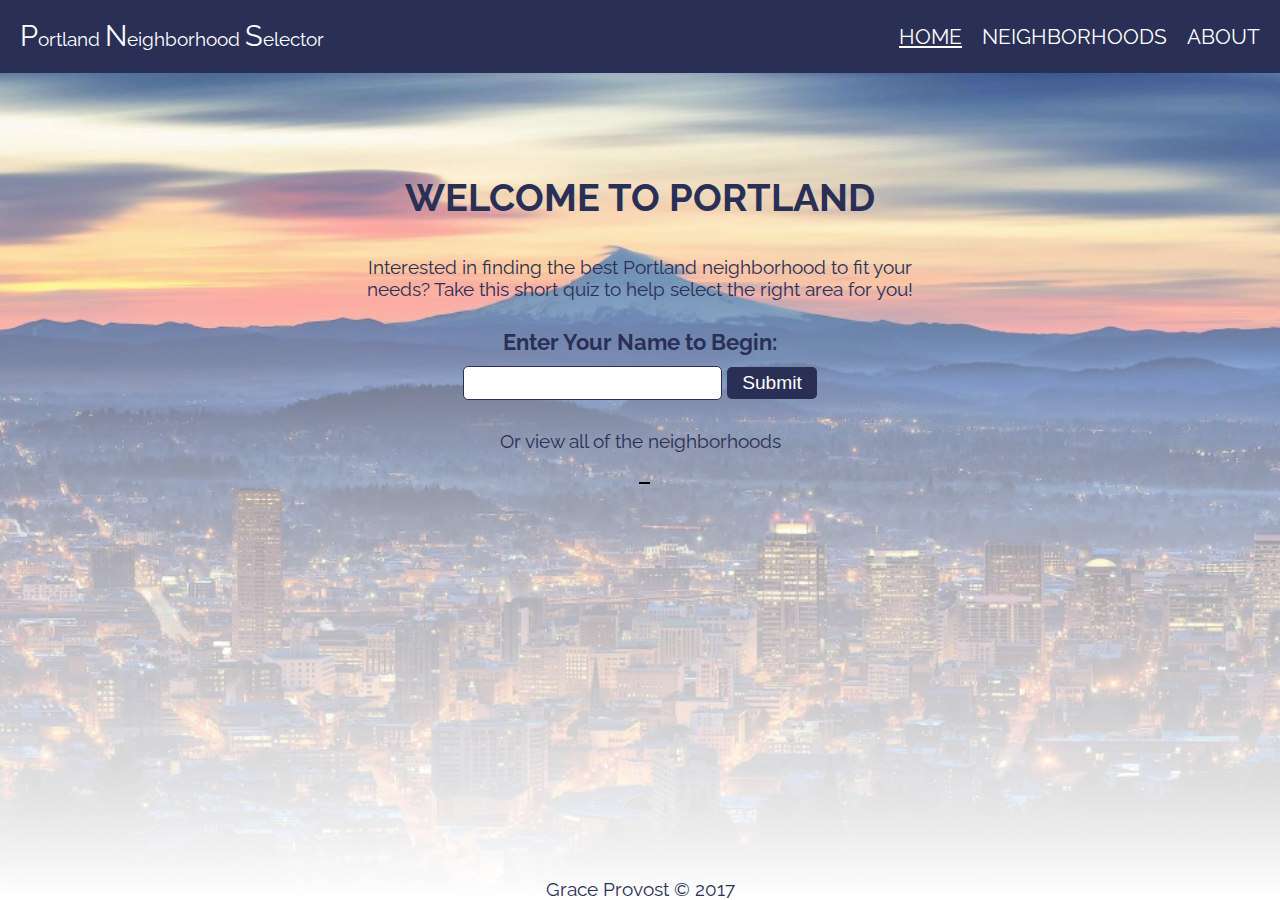
<file: index.html>
<!DOCTYPE html>
<html>
  <head>
    <meta charset="utf-8" name="viewport" content="width=device-width, initial-scale=1.0">
    <title>Welcome to Portland Neighborhood Selector</title>
    <link href="css/normalize.css" rel="stylesheet" type="text/css">
    <link href="https://fonts.googleapis.com/css?family=Raleway:400,600" rel="stylesheet">
    <link href="css/style.css" rel="stylesheet" type="text/css">
  </head>
  <body class="background">
    <header>
      <nav class="navbar">
        <div class="logo"><a href="index.html"><span>P</span>ortland <span>N</span>eighborhood <span>S</span>elector</a></div>
        <div class="links">
          <ul>
            <li class="current"><a href="index.html">Home</a></li>
            <li><a href="hoods.html">Neighborhoods</a></li>
            <li><a href="about.html">About</a></li>
          </ul>
        </div>
      </nav>
    </header>
    <main>
      <h1 class="enlarge">Welcome to Portland</h1>
      <p class="intro">Interested in finding the best Portland neighborhood to fit your needs? Take this short quiz to help select the right area for you!</p>
      <form id="form">
        <h3 class="nameEntry">Enter Your Name to Begin:</h3>
        <input id="userName" type="text" name="name" required/>
        <input id="button" type="submit" value="Submit"/>
      </form>
      <p class="hoods_link"><a href="hoods.html">Or view all of the neighborhoods</a></p>
      <h2 id="hood_name"></h2>
      <div class="results_box">
        <img id="result_img">
        <div id="hood_results">

        </div>
      </div>
    </main>

    <footer class="copyright"> Grace Provost &copy; 2017</footer>

    <script src="js/app.js"></script>
  </body>
</html>
</file>
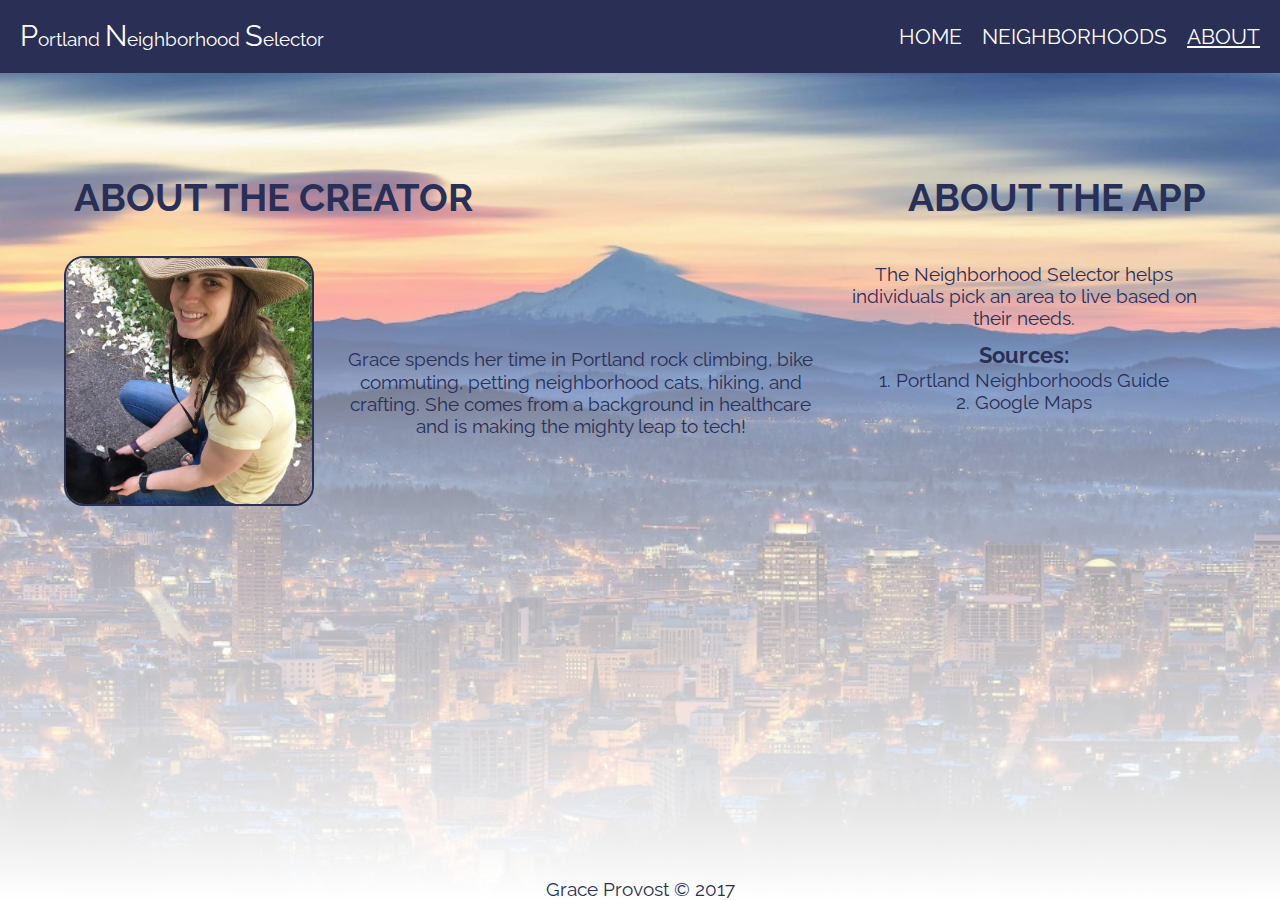
<file: about.html>
<!DOCTYPE html>
<html>
  <head>
    <meta charset="utf-8" name="viewport" content="width=device-width, initial-scale=1.0">
    <title>Welcome to Portland Neighborhood Selector</title>
    <link href="css/normalize.css" rel="stylesheet" type="text/css">
    <link href="https://fonts.googleapis.com/css?family=Raleway:400,600" rel="stylesheet">
    <link href="css/style.css" rel="stylesheet" type="text/css">
  </head>
  <body class="background">
    <header>
      <nav class="navbar">
        <div class="logo"><a href="index.html"><span>P</span>ortland <span>N</span>eighborhood <span>S</span>elector</a></div>
        <div class="links">
          <ul>
            <li><a href="index.html">Home</a></li>
            <li><a href="hoods.html">Neighborhoods</a></li>
            <li class="current"><a href="about.html">About</a></li>
          </ul>
        </div>
      </nav>
    </header>
    <main class="about">
      <div class="primary col">
        <h1 class="enlarge creator_header">About The Creator</h1>
        <div class="grace">
          <div><img class="grace_photo" src="img/grace_cat_5_20.jpg" alt="picture of creator"/></div>
          <p class="about_grace">Grace spends her time in Portland rock climbing, bike commuting, petting neighborhood cats, hiking, and crafting. She comes from a background in healthcare and is making the mighty leap to tech!</p>
        </div>
      </div>
      <div class="secondary col">
        <h1 class="enlarge app">About The App</h1>
        <div class="about_app">
          <p class="about_p">The Neighborhood Selector helps individuals pick an area to live based on their needs.</p>
          <h3> Sources:</h3>
          <ul>
            <li><a href="https://www.movingtoportland.net/portland-neighborhoods/neighborhood-guide/">1. Portland Neighborhoods Guide</a></li>
            <li>2. Google Maps</li>
          </ul>
        </div>
      </div>
    </main>

    <footer class="copyright"> Grace Provost &copy 2017</footer>


  </body>
</html>
</file>
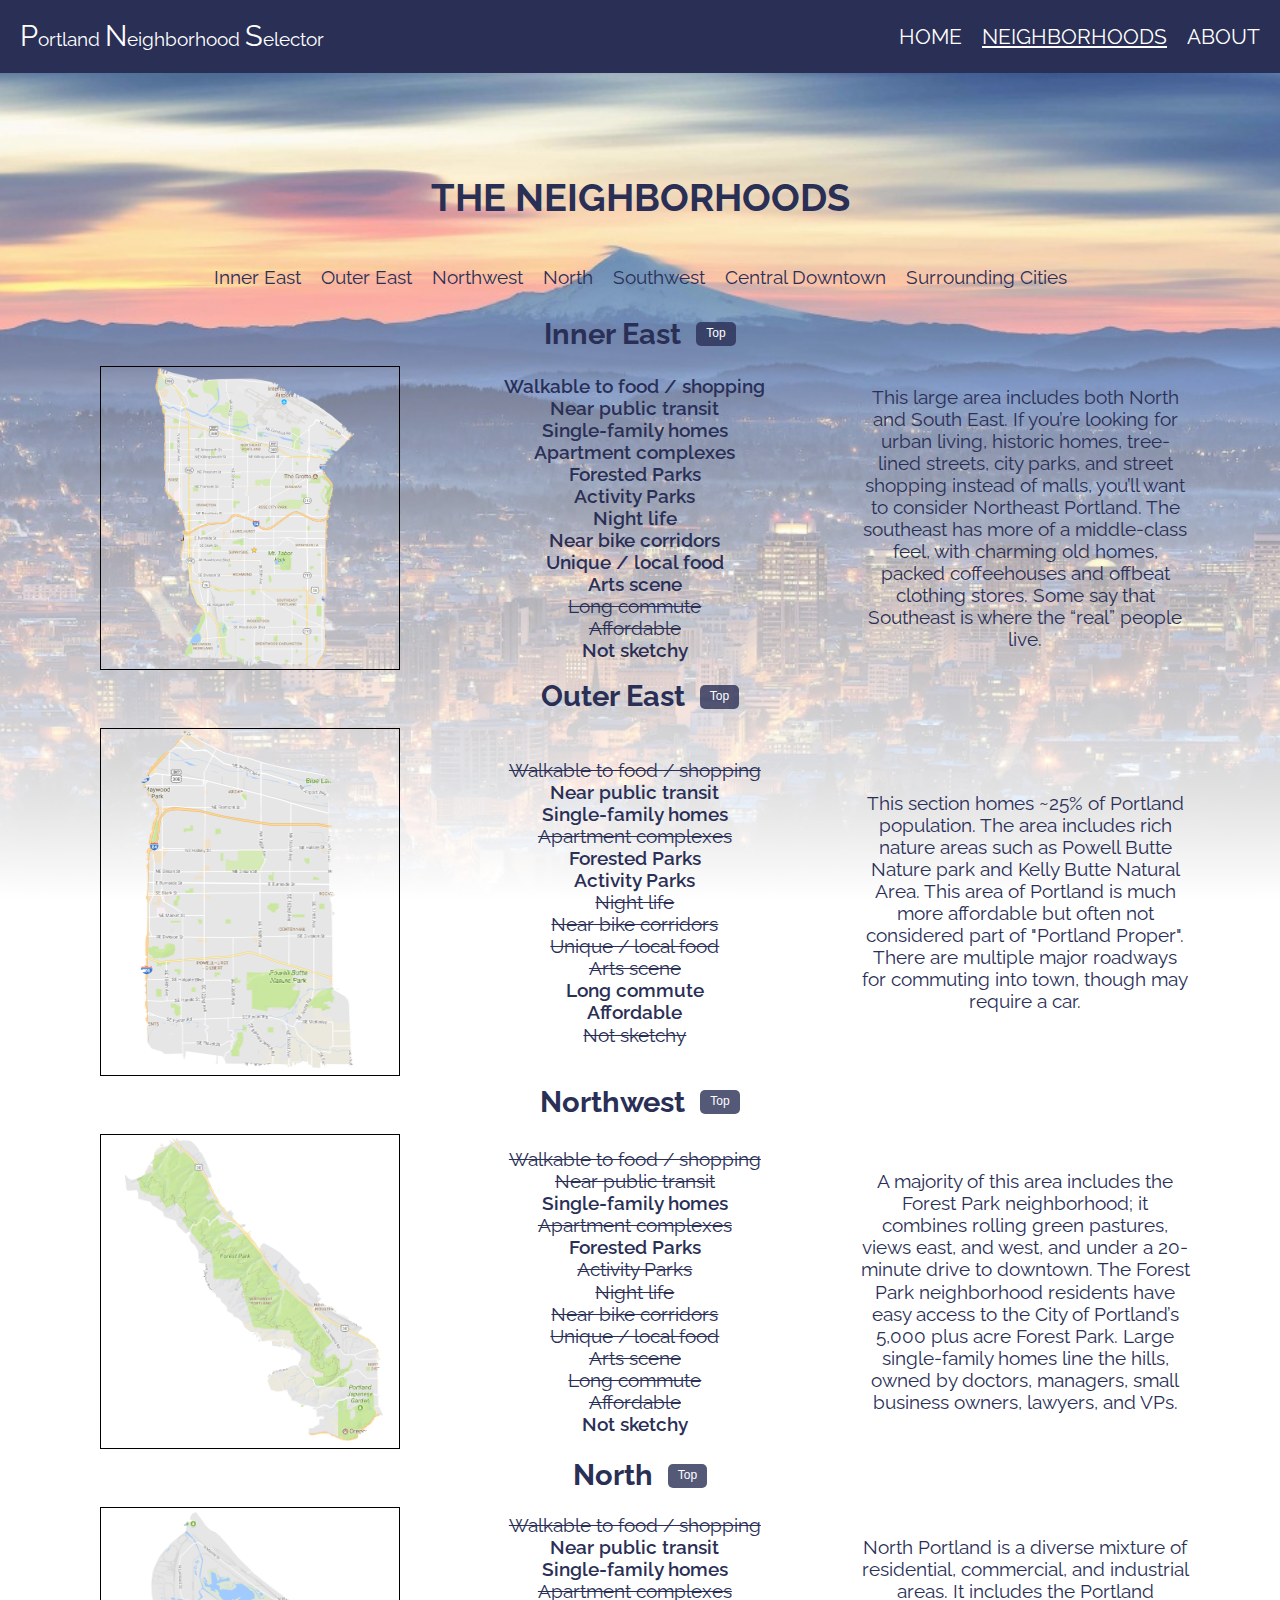
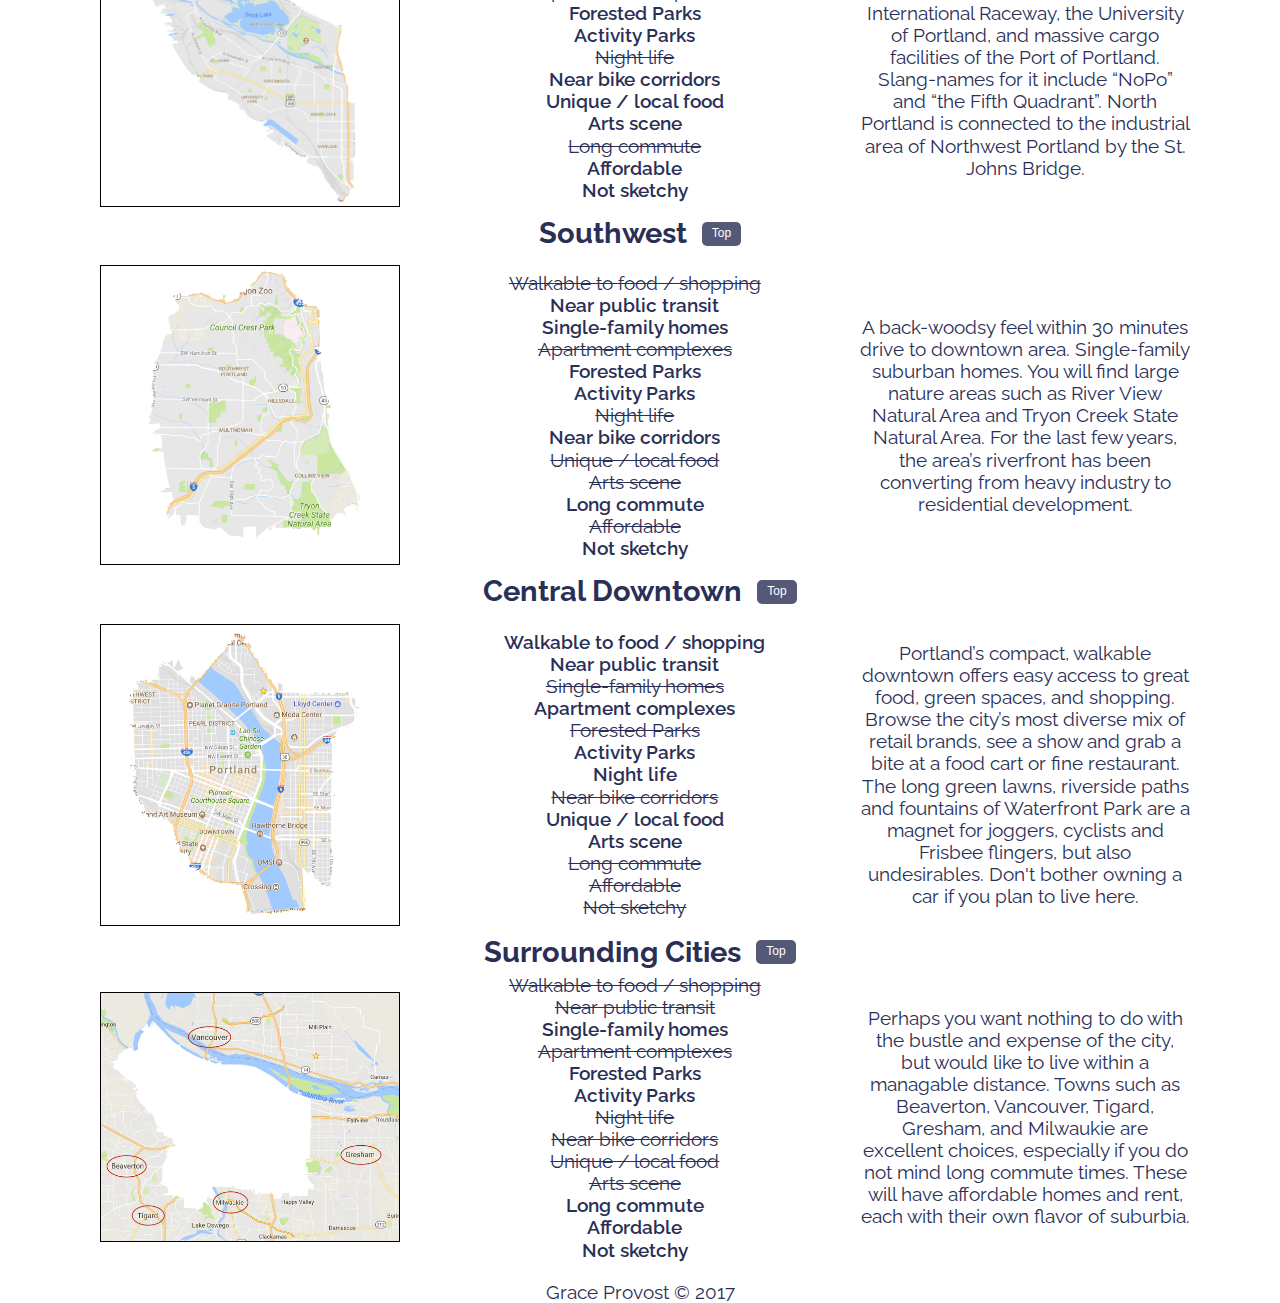
<file: hoods.html>
<!DOCTYPE html>
<html>
  <head>
    <meta charset="utf-8" name="viewport" content="width=device-width, initial-scale=1.0">
    <title>Welcome to Portland Neighborhood Selector</title>
    <link href="css/normalize.css" rel="stylesheet" type="text/css">
    <link href="https://fonts.googleapis.com/css?family=Raleway:400,600" rel="stylesheet">
    <link href="css/style.css" rel="stylesheet" type="text/css">
  </head>
  <body class="background">
    <header>
      <nav class="navbar">
        <div class="logo"><a href="index.html"><span>P</span>ortland <span>N</span>eighborhood <span>S</span>elector</a></div>
        <div class="links">
          <ul>
            <li><a href="index.html">Home</a></li>
            <li class="current"><a href="hoods.html">Neighborhoods</a></li>
            <li><a href="about.html">About</a></li>
          </ul>
        </div>
      </nav>
    </header>
    <main class="hoods">
      <h1 class="enlarge">The Neighborhoods</h1>
      <ul class="hoods_links">
        <li><a href="#inner_east">Inner East</a></li>
        <li><a href="#outer_east">Outer East</a></li>
        <li><a href="#northwest">Northwest</a></li>
        <li><a href="#north">North</a></li>
        <li><a href="#southwest">Southwest</a></li>
        <li><a href="#central">Central Downtown</a></li>
        <li><a href="#sur_cities">Surrounding Cities</a></li>
      </ul>
       <span id="top" class='hidden'></span> <!--for top jump -->
      <span id="inner_east" class='hidden'></span> <!--for hood jump -->
      <div class="hood_head">
        <h2>Inner East</h2>
        <button class="return"><a href="#top">Top</a></button>
      </div>
      <div class="hood_box">
        <img src="img/inner_east.png" alt="image of inner east area"/>
        <ol>
          <li class="yes">Walkable to food / shopping</li>
          <li class="yes">Near public transit</li>
          <li class="yes">Single-family homes</li>
          <li class="yes">Apartment complexes</li>
          <li class="yes">Forested Parks</li>
          <li class="yes">Activity Parks</li>
          <li class="yes">Night life</li>
          <li class="yes">Near bike corridors</li>
          <li class="yes">Unique / local food</li>
          <li class="yes">Arts scene</li>
          <li class="no">Long commute</li>
          <li class="no">Affordable</li>
          <li class="yes">Not sketchy</li>
        </ol>
        <p class="bio">This large area includes both North and South East. If you’re looking for urban living, historic homes, tree-lined streets, city parks, and street shopping instead of malls, you’ll want to consider Northeast Portland. The southeast has more of a middle-class feel, with charming old homes, packed coffeehouses and offbeat clothing stores. Some say that Southeast is where the “real” people live.</p>
      </div>
      <span id="outer_east" class='hidden'></span>
      <div class="hood_head">
        <h2>Outer East</h2>
      <button class="return"><a href="#top">Top</a></button>
    </div>
      <div class="hood_box">
        <img src="img/outer_east.png" alt="image of outer east area"/>
        <ol>
          <li class="no">Walkable to food / shopping</li>
          <li class="yes">Near public transit</li>
          <li class="yes">Single-family homes</li>
          <li class="no">Apartment complexes</li>
          <li class="yes">Forested Parks</li>
          <li class="yes">Activity Parks</li>
          <li class="no">Night life</li>
          <li class="no">Near bike corridors</li>
          <li class="no">Unique / local food</li>
          <li class="no">Arts scene</li>
          <li class="yes">Long commute</li>
          <li class="yes">Affordable</li>
          <li class="no">Not sketchy</li>
        </ol>
        <p class="bio">This section homes ~25% of Portland population. The area includes rich nature areas such as Powell Butte Nature park and Kelly Butte Natural Area. This area of Portland is much more affordable but often not considered part of "Portland Proper". There are multiple major roadways for commuting into town, though may require a car.</p>
      </div>
      <span id="northwest" class='hidden'></span>
      <div class="hood_head">
        <h2>Northwest</h2>
        <button class="return"><a href="#top">Top</a></button>
      </div>
      <div class="hood_box">
        <img src="img/northwest.png" alt="image of northwest area"/>
        <ol>
          <li class="no">Walkable to food / shopping</li>
          <li class="no">Near public transit</li>
          <li class="yes">Single-family homes</li>
          <li class="no">Apartment complexes</li>
          <li class="yes">Forested Parks</li>
          <li class="no">Activity Parks</li>
          <li class="no">Night life</li>
          <li class="no">Near bike corridors</li>
          <li class="no">Unique / local food</li>
          <li class="no">Arts scene</li>
          <li class="no">Long commute</li>
          <li class="no">Affordable</li>
          <li class="yes">Not sketchy</li>
        </ol>
        <p class="bio">A majority of this area includes the Forest Park neighborhood; it combines rolling green pastures, views east, and west, and under a 20-minute drive to downtown. The Forest Park neighborhood residents have easy access to the City of Portland’s 5,000 plus acre Forest Park. Large single-family homes line the hills, owned by doctors, managers, small business owners, lawyers, and VPs.</p>
      </div>
      <span id="north" class='hidden'></span>
      <div class="hood_head">
        <h2>North</h2>
      <button class="return"><a href="#top">Top</a></button>
    </div>
      <div class="hood_box">
        <img src="img/north.png" alt="image of north area"/>
        <ol>
          <li class="no">Walkable to food / shopping</li>
          <li class="yes">Near public transit</li>
          <li class="yes">Single-family homes</li>
          <li class="no">Apartment complexes</li>
          <li class="yes">Forested Parks</li>
          <li class="yes">Activity Parks</li>
          <li class="no">Night life</li>
          <li class="yes">Near bike corridors</li>
          <li class="yes">Unique / local food</li>
          <li class="yes">Arts scene</li>
          <li class="no">Long commute</li>
          <li class="yes">Affordable</li>
          <li class="yes">Not sketchy</li>
        </ol>
        <p class="bio">North Portland is a diverse mixture of residential, commercial, and industrial areas. It includes the Portland International Raceway, the University of Portland, and massive cargo facilities of the Port of Portland. Slang-names for it include “NoPo” and “the Fifth Quadrant”. North Portland is connected to the industrial area of Northwest Portland by the St. Johns Bridge.</p>
      </div>
      <span id="southwest" class='hidden'></span>
      <div class="hood_head">
        <h2>Southwest</h2>
      <button class="return"><a href="#top">Top</a></button>
    </div>
      <div class="hood_box">
        <img src="img/southwest.png" alt="image of southwest area"/>
        <ol>
          <li class="no">Walkable to food / shopping</li>
          <li class="yes">Near public transit</li>
          <li class="yes">Single-family homes</li>
          <li class="no">Apartment complexes</li>
          <li class="yes">Forested Parks</li>
          <li class="yes">Activity Parks</li>
          <li class="no">Night life</li>
          <li class="yes">Near bike corridors</li>
          <li class="no">Unique / local food</li>
          <li class="no">Arts scene</li>
          <li class="yes">Long commute</li>
          <li class="no">Affordable</li>
          <li class="yes">Not sketchy</li>
        </ol>
        <p class="bio">A back-woodsy feel within 30 minutes drive to downtown area. Single-family suburban homes. You will find large nature areas such as River View Natural Area and Tryon Creek State Natural Area. For the last few years, the area’s riverfront has been converting from heavy industry to residential development.</p>
      </div>
      <span id="central" class='hidden'></span>
      <div class="hood_head">
        <h2>Central Downtown</h2>
      <button class="return"><a href="#top">Top</a></button>
    </div>
      <div class="hood_box">
        <img src="img/central.png" alt="image of central downtown area"/>
        <ol>
          <li class="yes">Walkable to food / shopping</li>
          <li class="yes">Near public transit</li>
          <li class="no">Single-family homes</li>
          <li class="yes">Apartment complexes</li>
          <li class="no">Forested Parks</li>
          <li class="yes">Activity Parks</li>
          <li class="yes">Night life</li>
          <li class="no">Near bike corridors</li>
          <li class="yes">Unique / local food</li>
          <li class="yes">Arts scene</li>
          <li class="no">Long commute</li>
          <li class="no">Affordable</li>
          <li class="no">Not sketchy</li>
        </ol>
        <p class="bio">Portland’s compact, walkable downtown offers easy access to great food, green spaces, and shopping. Browse the city’s most diverse mix of retail brands, see a show and grab a bite at a food cart or fine restaurant. The long green lawns, riverside paths and fountains of Waterfront Park are a magnet for joggers, cyclists and Frisbee flingers, but also undesirables. Don't bother owning a car if you plan to live here.</p>
      </div>
      <span id="sur_cities" class='hidden'></span>
      <div class="hood_head">
        <h2>Surrounding Cities</h2>
      <button class="return"><a href="#top">Top</a></button>
    </div>
      <div class="hood_box">
        <img src="img/sur_cities.png" alt="image of cities surrounding Portland"/>
        <ol>
          <li class="no">Walkable to food / shopping</li>
          <li class="no">Near public transit</li>
          <li class="yes">Single-family homes</li>
          <li class="no">Apartment complexes</li>
          <li class="yes">Forested Parks</li>
          <li class="yes">Activity Parks</li>
          <li class="no">Night life</li>
          <li class="no">Near bike corridors</li>
          <li class="no">Unique / local food</li>
          <li class="no">Arts scene</li>
          <li class="yes">Long commute</li>
          <li class="yes">Affordable</li>
          <li class="yes">Not sketchy</li>
        </ol>
        <p class="bio">Perhaps you want nothing to do with the bustle and expense of the city, but would like to live within a managable distance. Towns such as Beaverton, Vancouver, Tigard, Gresham, and Milwaukie are excellent choices, especially if you do not mind long commute times. These will have affordable homes and rent, each with their own flavor of suburbia. </p>
      </div>
    </main>

    <footer class="copyright"> Grace Provost &copy; 2017</footer>


  </body>
</html>
</file>
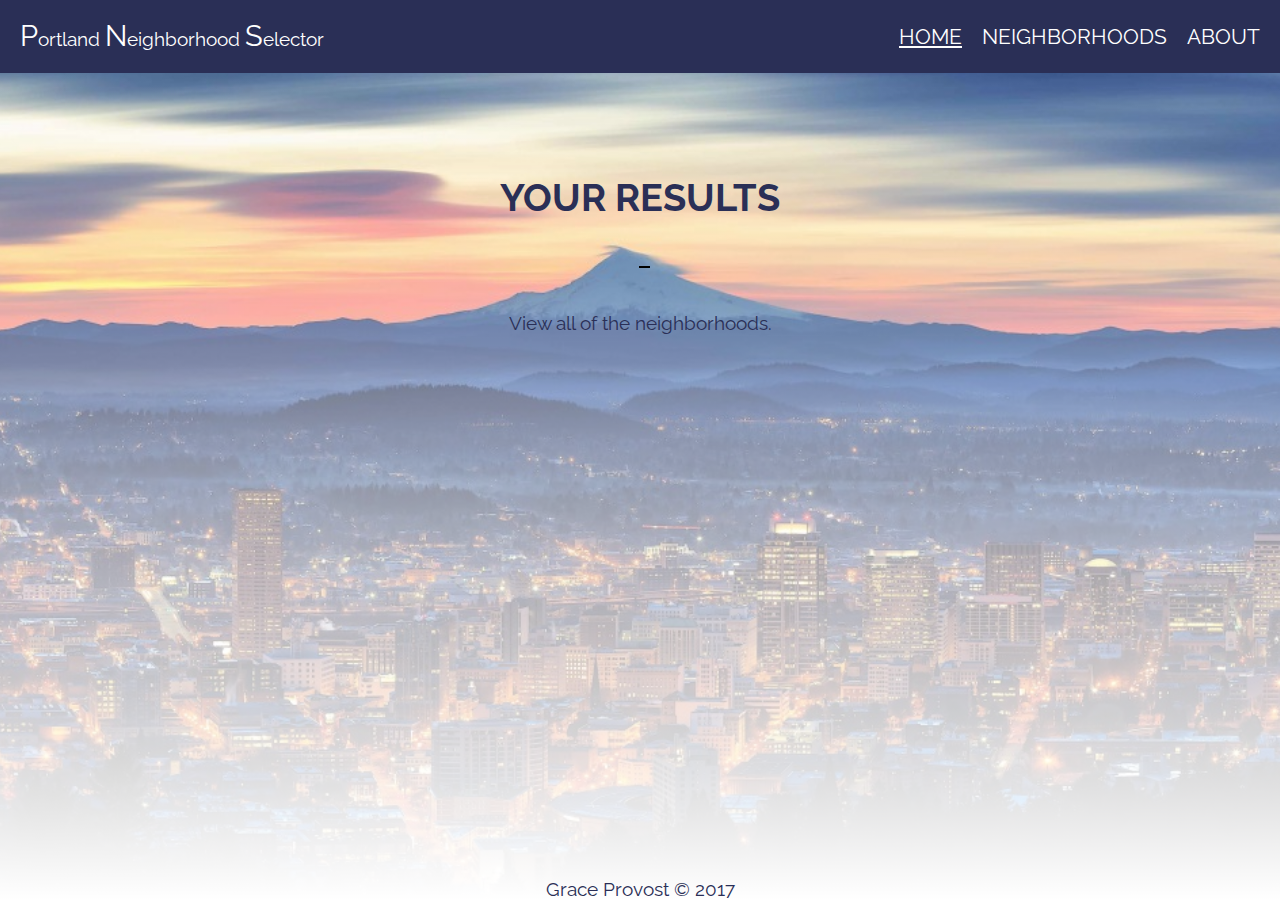
<file: results.html>
<!DOCTYPE html>
<html>
  <head>
    <meta charset="utf-8" name="viewport" content="width=device-width, initial-scale=1.0">
    <title>Welcome to Portland Neighborhood Selector</title>
    <link href="css/normalize.css" rel="stylesheet" type="text/css">
    <link href="https://fonts.googleapis.com/css?family=Raleway:400,600" rel="stylesheet">
    <link href="css/style.css" rel="stylesheet" type="text/css">
  </head>
  <body class="background">
    <header>
      <nav class="navbar">
        <div class="logo"><a href="index.html"><span>P</span>ortland <span>N</span>eighborhood <span>S</span>elector</a></div>
        <div class="links">
          <ul>
            <li class="current"><a href="index.html">Home</a></li>
            <li><a href="hoods.html">Neighborhoods</a></li>
            <li><a href="about.html">About</a></li>
          </ul>
        </div>
      </nav>
    </header>
    <main class="hoods_results">
      <h1 class="enlarge">Your Results</h1>
      <h2 id="hood_name"></h2>
      <div class="results_box">
        <img id="result_img">
        <div id="hood_results">

        </div>
      </div>

      <p class="hoods_link"><a href="hoods.html">View all of the neighborhoods.</a></p>
    </main>

    <footer class="copyright"> Grace Provost &copy; 2017</footer>

    <script src="js/results.js"></script>
  </body>
</html>
</file>
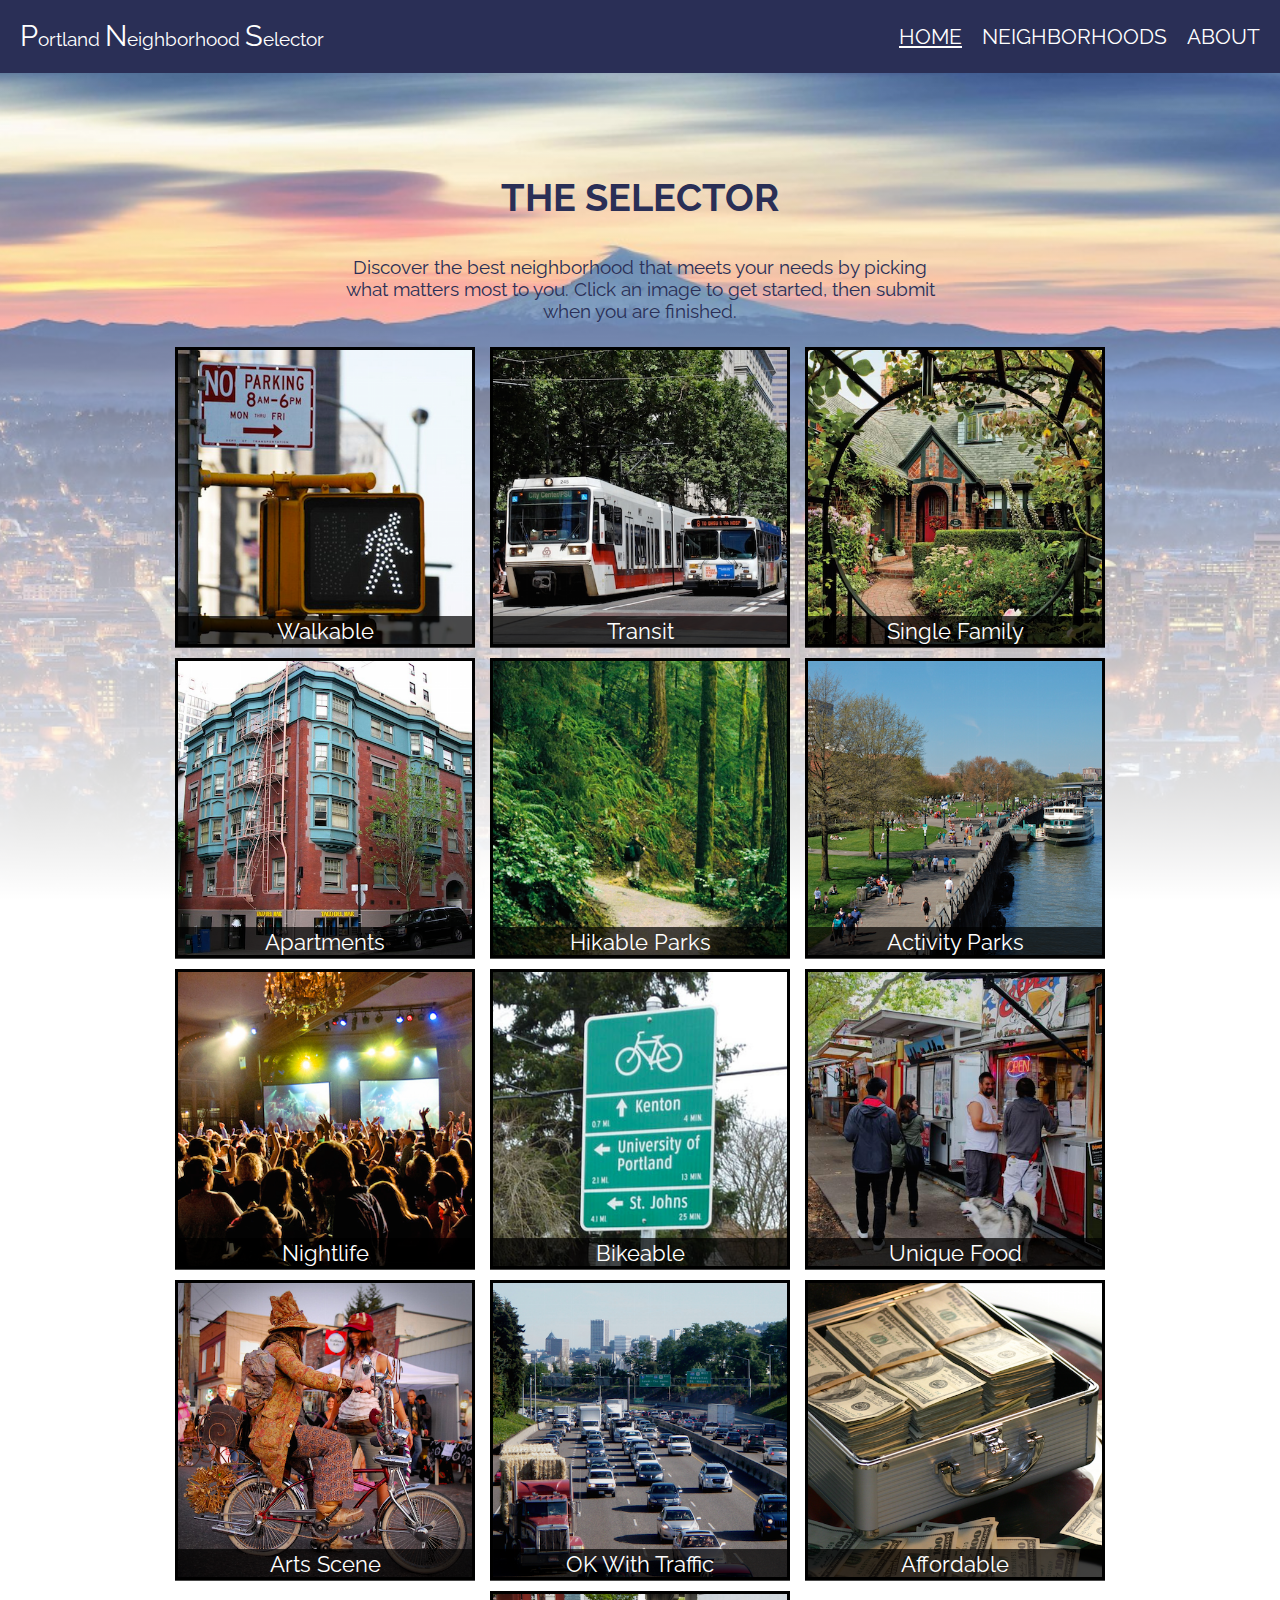
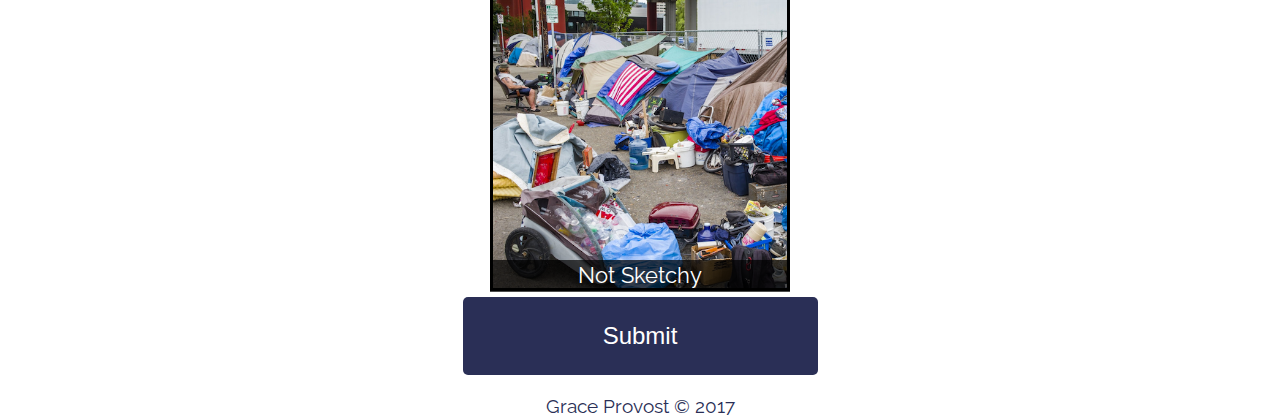
<file: selector.html>
<!DOCTYPE html>
<html>
  <head>
    <meta charset="utf-8" name="viewport" content="width=device-width, initial-scale=1.0, user-scalable=no">
    <title>Welcome to Portland Neighborhood Selector</title>
    <link href="css/normalize.css" rel="stylesheet" type="text/css">
    <link href="https://fonts.googleapis.com/css?family=Raleway:400,600" rel="stylesheet">
    <link href="css/style.css" rel="stylesheet" type="text/css">
    <link href="css/selector.css" rel="stylesheet" type="text/css">
  </head>
  <body class="background">
    <header>
      <nav class="navbar">
        <div class="logo"><a href="index.html"><span>P</span>ortland <span>N</span>eighborhood <span>S</span>elector</a></div>
        <div class="links">
          <ul>
            <li class="current"><a href="index.html">Home</a></li>
            <li><a href="hoods.html">Neighborhoods</a></li>
            <li><a href="about.html">About</a></li>
          </ul>
        </div>
      </nav>
    </header>
    <main class="selector">
      <h1 class="enlarge">The Selector</h1>
      <p class="instruction">Discover the best neighborhood that meets your needs by picking what matters most to you. Click an image to get started, then submit when you are finished.</p>
      <ul class="choices">
          <li><img src="img/walking.png" alt="walkable" id="walkableImg" class="inactive"><span class="not_selected">Walkable</span></li>
          <li><img src="img/transit.png" alt="transit" id="transitImg" class="inactive"><span class="not_selected">Transit</span></li>
          <li><img src="img/sing_homes.png" alt="single_homes" id="single_homesImg" class="inactive"><span class="not_selected">Single Family</span></li>
          <li><img src="img/apartments.png" alt="apartments" id="apartmentsImg" class="inactive"><span class="not_selected">Apartments</span></li>
          <li><img src="img/hikable.png" alt="hikeable_parks" id="hikeable_parksImg" class="inactive"><span class="not_selected">Hikable Parks</span></li>
          <li><img src="img/activity.png" alt="activity_parks" id="activity_parksImg" class="inactive"><span class="not_selected">Activity Parks</span></li>
          <li><img src="img/nightlife.png" alt="nightlife" id="nightlifeImg" class="inactive"><span class="not_selected">Nightlife</span></li>
          <li><img src="img/bikeable.png" alt="bikeable" id="bikeableImg" class="inactive"><span class="not_selected">Bikeable</span></li>
          <li><img src="img/food.png" alt="unique_food" id="unique_foodImg" class="inactive"><span class="not_selected">Unique Food</span></li>
          <li><img src="img/arts.png" alt="arts" id="artsImg" class="inactive"><span class="not_selected">Arts Scene</span></li>
          <li><img src="img/traffic.png" alt="traffic_ok" id="traffic_okImg" class="inactive"><span class="not_selected">OK With Traffic</span></li>
          <li><img src="img/affordable.png" alt="affordable" id="affordableImg" class="inactive"><span class="not_selected">Affordable</span></li>
          <li><img src="img/sketchy.png" alt="not_sketchy" id="not_sketchyImg" class="inactive"><span class="not_selected">Not Sketchy</span></li>
      </ul>
      <form id="hood_form">
        <input id="button" type="submit" value="Submit"/>
        <input type="checkbox" name="Walkable" class="hidden" value="walkable" id="walkable">
        <input type="checkbox" name="Transit" class="hidden" value="transit" id="transit">
        <input type="checkbox" name="Single_homes" class="hidden" value="single_homes" id="single_homes">
        <input type="checkbox" name="Apartments" class="hidden" value="apartments" id="apartments">
        <input type="checkbox" name="Hikeable" class="hidden" value="hikeable_parks" id="hikeable_parks">
        <input type="checkbox" name="Activity" class="hidden" value="activity_parks" id="activity_parks">
        <input type="checkbox" name="Nightlife" class="hidden" value="nightlife" id="nightlife">
        <input type="checkbox" name="Bikeable" class="hidden" value="bikeable" id="bikeable">
        <input type="checkbox" name="Food" class="hidden" value="unique_food" id="unique_food">
        <input type="checkbox" name="Arts" class="hidden" value="arts" id="arts">
        <input type="checkbox" name="Traffic" class="hidden" value="traffic_ok" id="traffic_ok">
        <input type="checkbox" name="Affordable" class="hidden" value="affordable" id="affordable">
        <input type="checkbox" name="Sketchy" class="hidden" value="not_sketchy" id="not_sketchy">
      </form>
    </main>

    <footer class="copyright"> Grace Provost &copy; 2017</footer>

    <script src="js/selector_app.js"></script>
  </body>
</html>
</file>
<file: css/style.css>
/******************General
******************/

* {
  box-sizing: border-box;
  margin: 0;
  padding: 0;
}

a {
  text-decoration: none;
  color: inherit;
}

html, body {
  height: 100%;
}

body {
  font-size: 1.2rem;
  font-family: 'Raleway', sans-serif;
  color: rgb(255,255,255);
  padding-top: 260px;
  display: flex;
  flex-direction: column;
  height: 100vh;
}

.background {
  background-image: linear-gradient(to top, rgba(255,255,255,1), rgba(255,255,255,0)), url(../img/city_sunset.jpg);
  background-repeat: no-repeat;
  margin: 0 auto;
  background-size: cover;
  height: 100%;
  background-attachment: fixed;
  background-position: center;
}

/******************Navigation
******************/

header {
  position: absolute;
  top: 0;
  left: 0;
  margin: auto;
  width: 100%;
  z-index: 1000; /* fixes selector page image text problem */
}

.navbar {
  background-color: rgba(42, 47, 86,1);
  height: 100%;
}

.logo {
  padding: 20px;
}

.logo a,
.navbar a {
  text-align: center;
  display: block;

}

.logo span {
  font-size: 150%;
}

.links ul {
  list-style: none;
}

.links li {
  padding-bottom: 40px;
  font-size: 1.3rem;
  text-transform: uppercase;
}

.links ul a:hover,
.current {
  text-decoration: underline;
}

/******************MAIN STYLES
******************/

main{
  flex: 1 0 auto;
  text-align: center;
  color: rgba(42, 47, 86,1);
  padding-left: 5%;
  padding-right: 5%;
}

.enlarge {
  padding: 10px;
  text-transform: uppercase;
}

.hoods_link a:hover {
  color: rgba(255,255,255,1)
}

/******************HOME
******************/

.intro {
  padding-bottom: 20px;
}

form h3 {
  padding: 10px;
}

#button {
  padding:5px 15px;
  background: rgb(42, 47, 86);
  border:0 none;
  cursor:pointer;
  color: white;
  border-radius: 5px;
}

input[type=text] {
    padding: 5px;
    border: 1px solid rgb(42, 47, 86);
    border-radius: 5px;
    margin-bottom: 10px;
}

.hoods_link {
  padding: 20px;
  list-style: none;
}

/******************ABOUT
******************/

.grace_photo {
  width: 50%;
  min-width: 150px;
  max-width: 420px;
  border: 2px solid rgb(42, 47, 86);
  border-radius: 20px;
  margin-bottom: 20px;
}

.about_p {
  margin-bottom: 7px;
}

.about_app ul {
  list-style: none;
}

/******************NEIGHBORHOODS
******************/

.hoods_links a {
  display: block;
}

.hoods_links {
  list-style: none;
  padding-bottom: 20px;
}

.hoods_links li {
  padding: 10px;
}

.hood_box {
  padding-top: 5px;
}

.hood_box img {
  width: 50%;
  border: 1px solid black;
  margin: 10px;
}

.hood_box ol {
  list-style: none;
}

.yes {
  font-weight: 600;
}

.no {
  text-decoration: line-through;
}

.hoods h2 {
  margin-right: 15px;
}

.bio {
  margin-top: 10px;
  margin-bottom: 10px;
}

.hood_head {
  display: flex;
  align-items: center;
  justify-content: center;
}

.return {
  padding:5px 10px;
  display: inline-block;
  background: rgba(42, 47, 86, .8);
  border:0 none;
  cursor: pointer;
  color: white;
  border-radius: 5px;
  font-size: 12px;
}

/******************RESULTS PAGE
******************/

#result_img {
  width: 50%;
  border: 1px solid black;
  margin: 10px;
  max-width: 500px;
}

.results_box {
  display: inline-block;
}

#hood_results {
  margin-top: 10px;
  margin-bottom: 10px;
  max-width: 800px;
}


/******************Footer
******************/

.copyright {
  color: rgba(42, 47, 86,1);
  text-align: center;
  padding-top: 20px;
}

/******************MEDIA QUERIES
******************/

@media (min-width: 560px) {

  /******************General
  ******************/

  header {
    position: fixed;
  }

  body {
    padding-top: 140px;
  }

  /******************Navigation
  ******************/

  .navbar {
    display: flex;
    flex-direction: row;
    justify-content: space-between;
    align-items: center;
  }

  .links ul {
    display: flex;
    justify-content: flex-end;
    align-items: center;
    padding-right: 10px;
  }

  .links li {
    padding-bottom: 0;
    margin: 10px;
  }

  .logo {
    width: 40px;
  }

  /******************Main Content
  ******************/

  main {
    padding-left: 5%;
    padding-right: 5%;
  }

  /******************NEIGHBORHOODS
  ******************/

  .hoods_links {
    display: flex;
    justify-content: space-between;
    flex-wrap: wrap;
  }

  .hood_box {
    display: flex;
    flex-wrap: wrap;
    justify-content: space-between;
    align-items: center;
  }

  .hood_box img {
    max-width: 42%;
  }

  /*******Hood Jump action*******/
  #inner_east:before {
    display: block;
    content: " ";
    margin-top: -150px;
    height: 150px;
    visibility: hidden;
  }

  #outer_east:before {
    display: block;
    content: " ";
    margin-top: -150px;
    height: 150px;
    visibility: hidden;
  }

  #northwest:before {
    display: block;
    content: " ";
    margin-top: -148px;
    height: 148px;
    visibility: hidden;
  }

  #north:before {
    display: block;
    content: " ";
    margin-top: -148px;
    height: 148px;
    visibility: hidden;
  }

  #southwest:before {
    display: block;
    content: " ";
    margin-top: -148px;
    height: 148px;
    visibility: hidden;
  }

  #central:before {
    display: block;
    content: " ";
    margin-top: -148px;
    height: 148px;
    visibility: hidden;
  }

  #sur_cities:before {
    display: block;
    content: " ";
    margin-top: -148px;
    height: 148px;
    visibility: hidden;
  }

  #top:before {
    display: block;
    content: " ";
    margin-top: -350px;
    height: 350px;
    visibility: hidden;
  }


} /* <---- Media 560px */

@media (min-width: 650px) {

  /******************Main Content
  ******************/

    .intro {
      width: 600px;
      margin: 0 auto;
    }

    /******************Navigation
    ******************/

    .logo {
      width: inherit;
    }

    /******************ABOUT
    ******************/

    .about {
      display: flex;
      flex-wrap: wrap;
    }

    .grace {
      display: flex;
      align-items: center;
    }

    .about_app p {
      padding: 7px;
    }

    .about_p {
      margin-bottom: none;
    }

    .grace div,
    .grace_photo {
      width: 100%;
    }

    .grace_photo {
      min-width: 250px;
    }

    .about_grace {
      margin-left: 30px;
    }

    /******************NEIGHBORHOODS
    ******************/

    .hood_box img {
      max-width: inherit;
    }

    /*******Hood Jump action*******/
    #inner_east:before {
      display: block;
      content: " ";
      margin-top: -120px;
      height: 120px;
      visibility: hidden;
    }

    #outer_east:before {
      display: block;
      content: " ";
      margin-top: -115px;
      height: 115px;
      visibility: hidden;
    }

    #northwest:before {
      display: block;
      content: " ";
      margin-top: -115px;
      height: 115px;
      visibility: hidden;
    }

    #north:before {
      display: block;
      content: " ";
      margin-top: -115px;
      height: 115px;
      visibility: hidden;
    }

    #southwest:before {
      display: block;
      content: " ";
      margin-top: -115px;
      height: 115px;
      visibility: hidden;
    }

    #central:before {
      display: block;
      content: " ";
      margin-top: -115px;
      height: 115px;
      visibility: hidden;
    }

    #sur_cities:before {
      display: block;
      content: " ";
      margin-top: -115px;
      height: 115px;
      visibility: hidden;
    }

    #top:before {
      display: block;
      content: " ";
      margin-top: -300px;
      height: 300px;
      visibility: hidden;
    }

} /* <---- Media 650px */

@media (min-width: 734px) {

  /******************NEIGHBORHOODS
  ******************/

  /*******Hood Jump action*******/
  #inner_east:before {
    display: block;
    content: " ";
    margin-top: -100px;
    height: 100px;
    visibility: hidden;
  }

  #outer_east:before {
    display: block;
    content: " ";
    margin-top: -80px;
    height: 80px;
    visibility: hidden;
  }

  #northwest:before {
    display: block;
    content: " ";
    margin-top: -80px;
    height: 80px;
    visibility: hidden;
  }

  #north:before {
    display: block;
    content: " ";
    margin-top: -80px;
    height: 80px;
    visibility: hidden;
  }

  #southwest:before {
    display: block;
    content: " ";
    margin-top: -80px;
    height: 80px;
    visibility: hidden;
  }

  #central:before {
    display: block;
    content: " ";
    margin-top: -80px;
    height: 80px;
    visibility: hidden;
  }

  #sur_cities:before {
    display: block;
    content: " ";
    margin-top: -80px;
    height: 80px;
    visibility: hidden;
  }

} /* <---- Media 734px */

@media (min-width: 781px) {

  /******************NEIGHBORHOODS
  ******************/

  .hoods_links {
    justify-content: center;
  }

}

@media (min-width: 850px) {

  /******************ABOUT
  ******************/

  .creator_header {
    text-align: left;
  }

  .app {
    text-align: right;
  }
  .about {
    justify-content: space-between;
  }

  .about_grace {
    margin-right: 15px;
  }

  .col {
    flex: 1;
  }

  .primary {
    flex-grow: 2;
  }

  /******************NEIGHBORHOODS
  ******************/

  .hoods {
    padding-left: 7%;
    padding-right: 7%;
  }

  .hood_box {
    flex-wrap: nowrap;
  }

  .hood_box img {
    max-width: 300px;
  }

  .bio {
    max-width: 30%;
  }

} /* <---- Media 850px */
</file>
<file: css/selector.css>
/******************General
******************/

.hidden {
  display: none;
}

.choices {
  list-style: none;
}

.instruction {
  max-width: 600px;
  display: inline-block;
  margin-bottom: 20px;
}

/******************IMAGES
******************/

.choices li {
  display: inline-block;
  width: 55%;
  margin: 5px;
  max-width: 300px;
}

.choices .inactive {
  border: 3px solid black;
}

.choices li:hover {
  opacity: .5;
}

.choices .active {
  opacity: .5;
  border: 3px solid rgba(20, 155, 31, .7);
}

.choices img {
  width: 100%;
}

.choices span {
  display: block;
  position: relative;
  color: white;
  text-align: center;
  width: 100%;
  margin-top: -35px;
  height: 32px;
  font-size: 1.4rem;
  background-color: rgba(0,0,0,.7);
  padding-top: 3px;
}

.choices .selected {
  background-color: rgba(20, 155, 31, .7)
}

#button {
    font-size: 1.5rem;
    padding: 25px;
    background: rgb(42, 47, 86);
    border: 0 none;
    cursor: pointer;
    color: white;
    border-radius: 5px;
    width: 50%;
    max-width: 355px;
}
</file>
